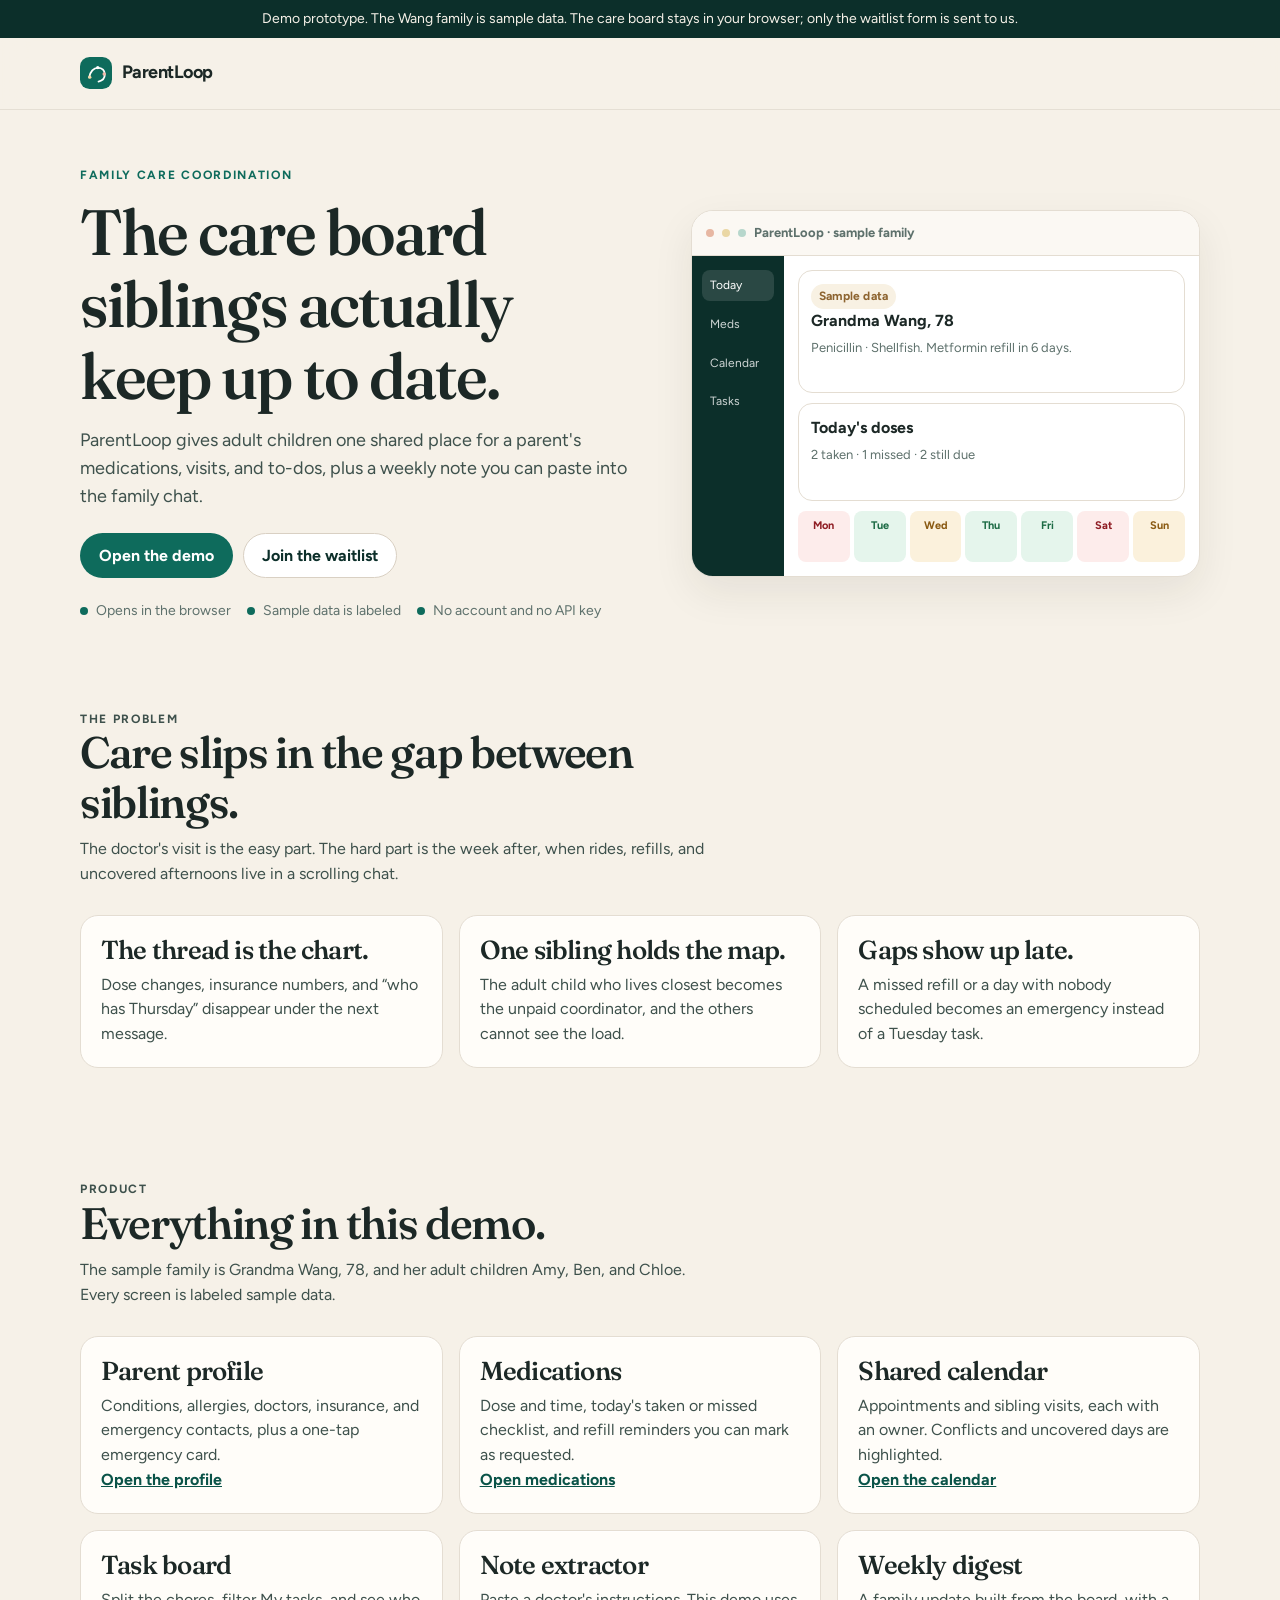
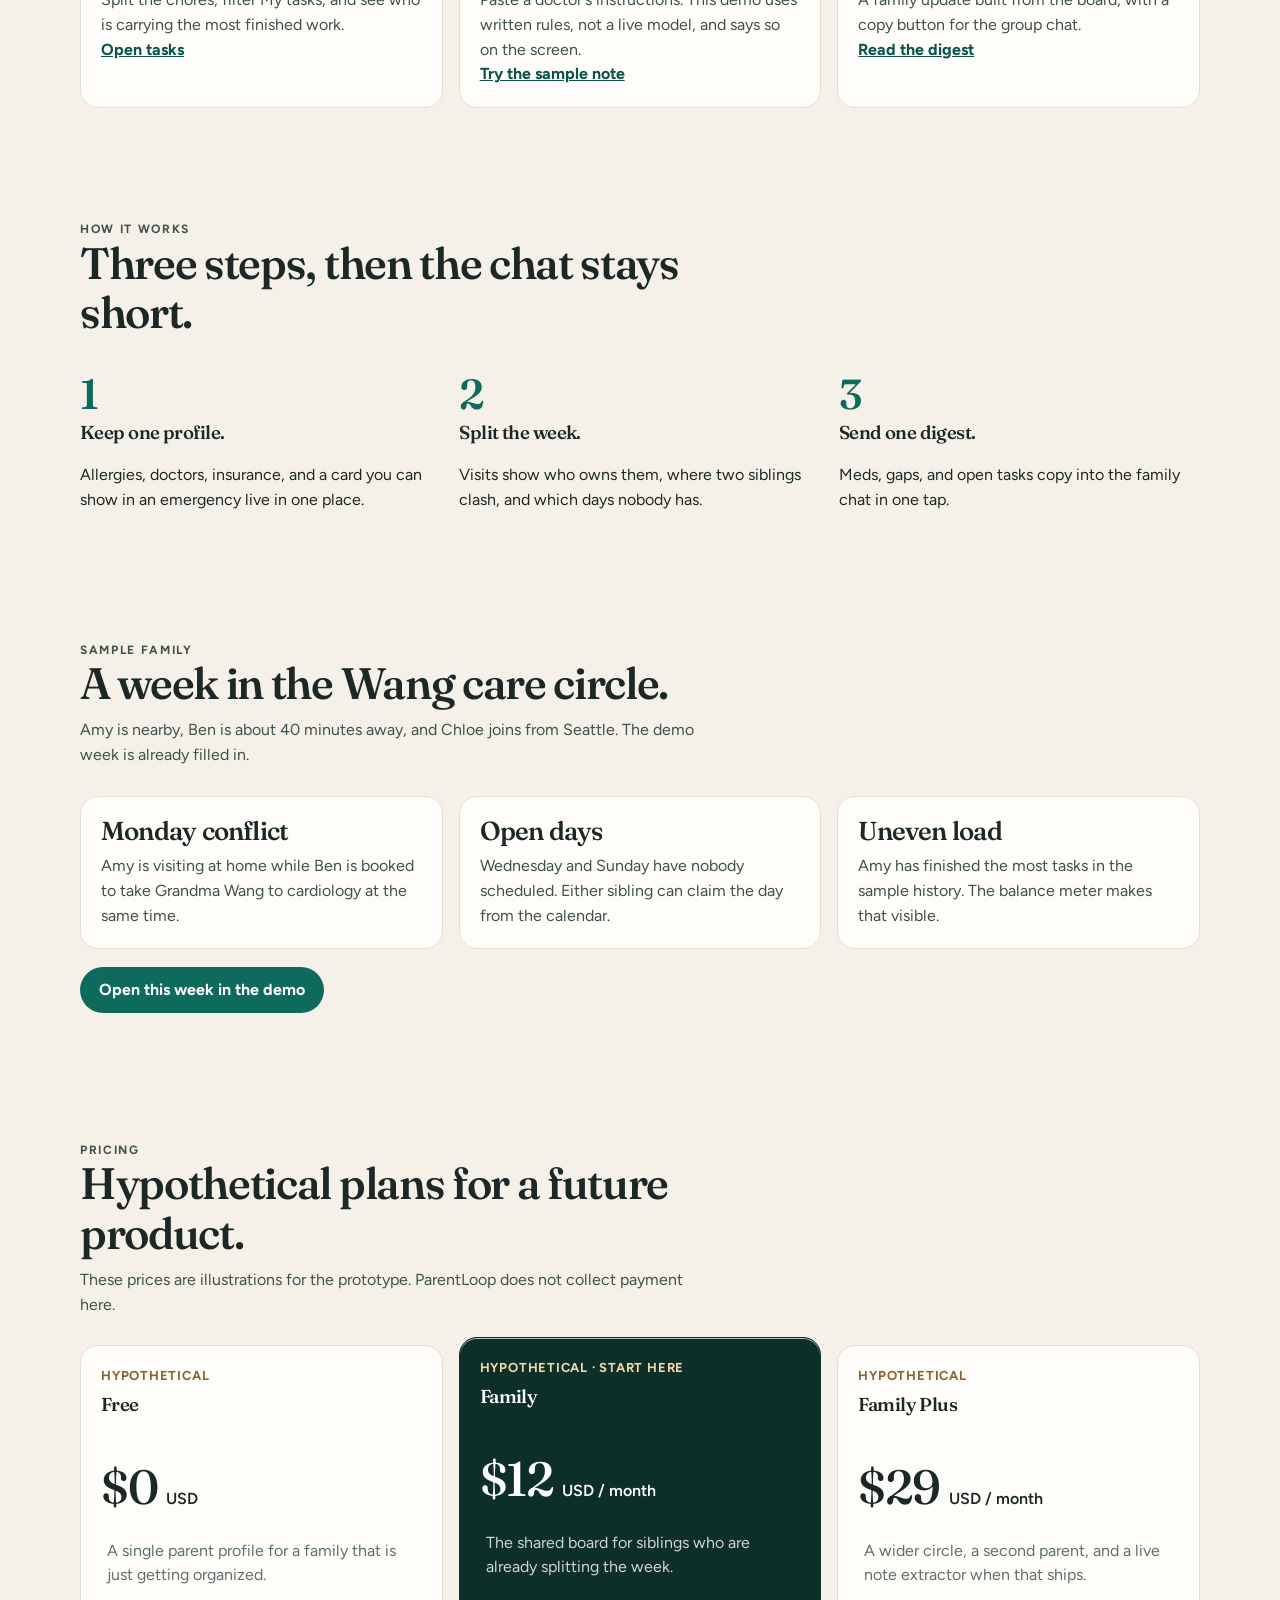
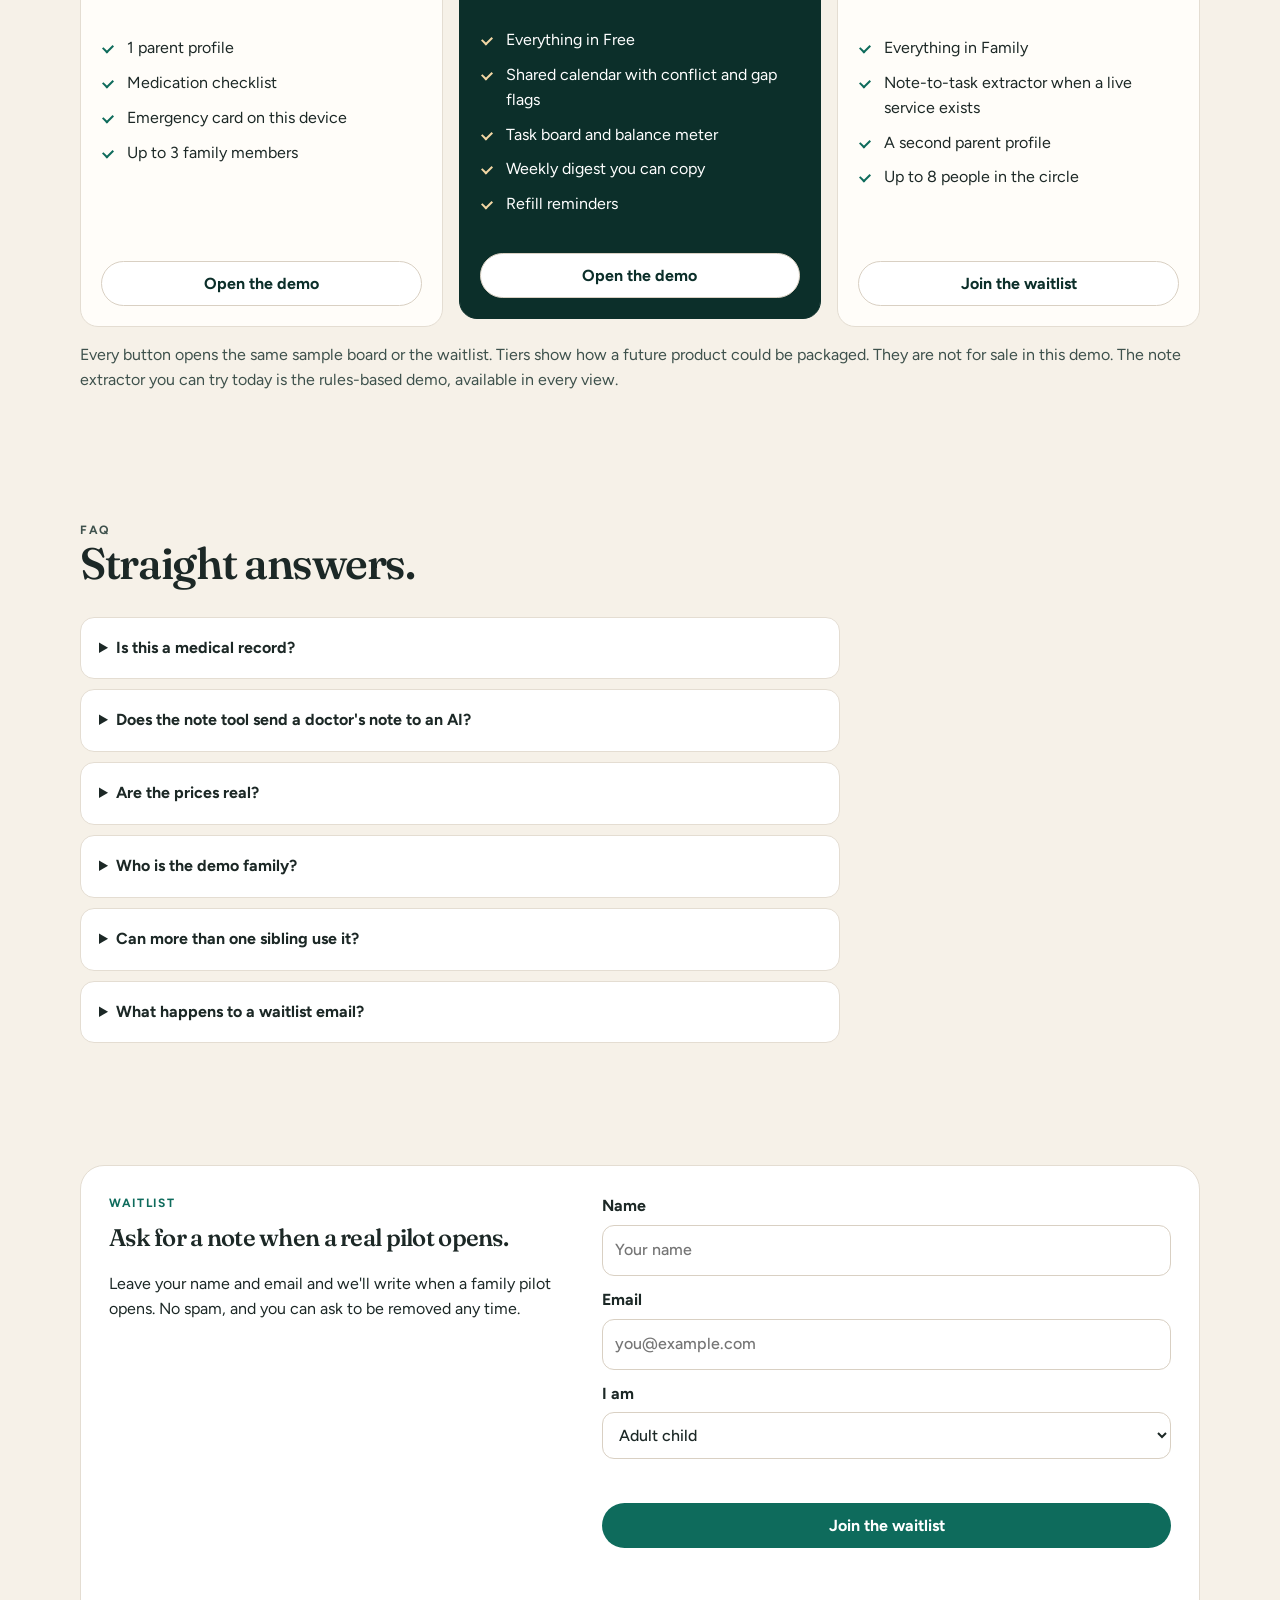
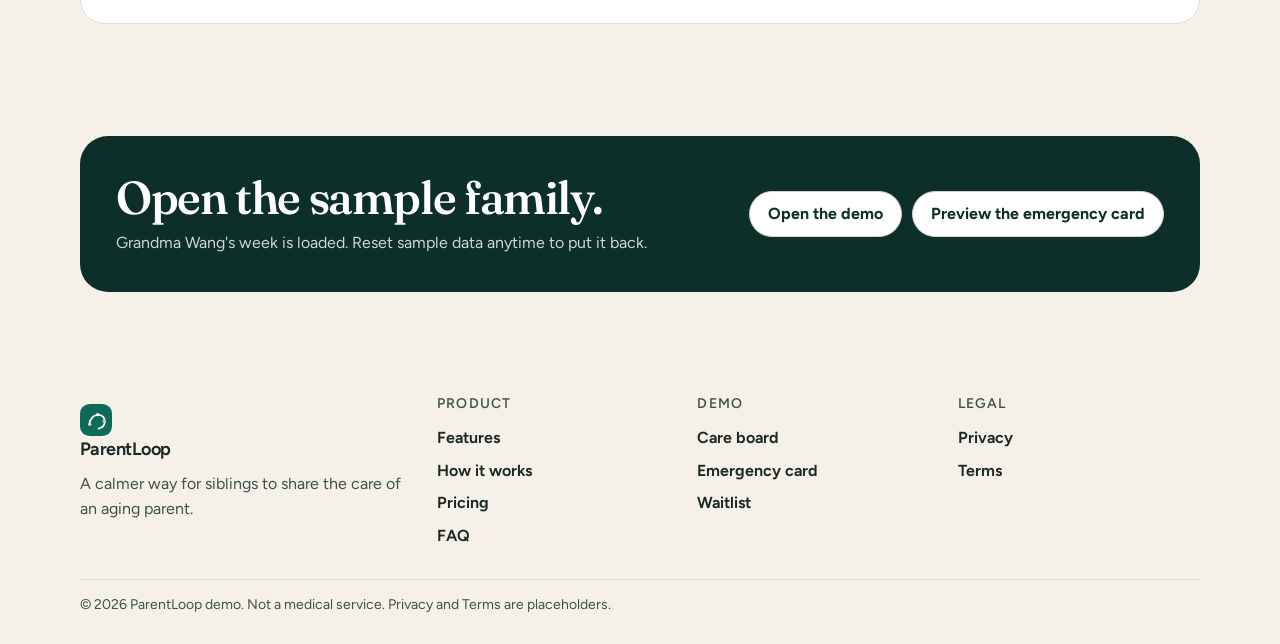
<file: index.html>
<!DOCTYPE html>
<html lang="en">
<head>
  <meta charset="utf-8">
  <meta name="viewport" content="width=device-width, initial-scale=1">
  <title>ParentLoop — The care board for siblings</title>
  <meta name="description" content="ParentLoop helps adult children share medications, visits, and tasks for an aging parent. This browser demo uses the sample Wang family and stores changes only on your device.">
  <meta name="theme-color" content="#0c2f2a">
  <meta property="og:title" content="ParentLoop — The care board for siblings">
  <meta property="og:description" content="One shared board for a parent's medications, visits, and to-dos. Sample family included. Nothing is uploaded.">
  <meta property="og:type" content="website">
  <link rel="icon" href="favicon.svg" type="image/svg+xml">
  <link rel="stylesheet" href="assets/styles.css">
</head>
<body>
  <a class="skip" href="#main">Skip to content</a>
  <div class="announce"><p>Demo prototype. The Wang family is sample data. The care board stays in your browser; only the waitlist form is sent to us.</p></div>
  <header class="site-header">
    <div class="wrap" style="display:flex;align-items:center;justify-content:space-between;gap:16px;width:min(1120px, calc(100% - 40px));">
      <a class="logo" href="index.html">
        <svg class="logo-mark" viewBox="0 0 40 40" width="32" height="32" aria-hidden="true"><rect width="40" height="40" rx="12" fill="#0e6b5c"/><path d="M11.5 25.5c1.2-7.2 5.6-12 10.8-12 5.6 0 8.7 3.6 8.7 8.2 0 4.8-3.4 8.1-7.8 9" fill="none" stroke="#fff" stroke-width="2.3" stroke-linecap="round"/><circle cx="12.2" cy="25.2" r="2.1" fill="#f3d7a4"/><circle cx="22.2" cy="13.2" r="2.1" fill="#fff"/><circle cx="30.2" cy="21.2" r="2.1" fill="#f3b8a8"/></svg>
        <span>ParentLoop</span>
      </a>
      <details class="nav-details">
        <summary class="nav-summary">Menu</summary>
        <nav class="nav-links" aria-label="Primary">
          <a href="#product">Product</a>
          <a href="#how">How it works</a>
          <a href="#pricing">Pricing</a>
          <a href="#faq">FAQ</a>
          <a class="btn btn-secondary" href="app.html">Open demo</a>
          <a class="btn btn-primary" href="#waitlist">Join waitlist</a>
        </nav>
      </details>
    </div>
  </header>

  <main id="main">
    <section class="hero wrap">
      <div class="hero-copy">
        <p class="eyebrow">Family care coordination</p>
        <h1>The care board siblings actually keep up to date.</h1>
        <p class="lede">ParentLoop gives adult children one shared place for a parent's medications, visits, and to-dos, plus a weekly note you can paste into the family chat.</p>
        <div class="hero-actions">
          <a class="btn btn-primary" href="app.html">Open the demo</a>
          <a class="btn btn-secondary" href="#waitlist">Join the waitlist</a>
        </div>
        <ul class="proof">
          <li>Opens in the browser</li>
          <li>Sample data is labeled</li>
          <li>No account and no API key</li>
        </ul>
      </div>
      <div class="stage" aria-hidden="true">
        <div class="stage-top">
          <span class="stage-dots"></span><span class="stage-dots"></span><span class="stage-dots"></span>
          <span>ParentLoop · sample family</span>
        </div>
        <div class="stage-body">
          <div class="stage-side">
            <span class="on">Today</span>
            <span>Meds</span>
            <span>Calendar</span>
            <span>Tasks</span>
          </div>
          <div class="stage-main">
            <div class="mini-card">
              <span class="tag">Sample data</span>
              <strong>Grandma Wang, 78</strong>
              <p>Penicillin · Shellfish. Metformin refill in 6 days.</p>
            </div>
            <div class="mini-card">
              <strong>Today's doses</strong>
              <p>2 taken · 1 missed · 2 still due</p>
            </div>
            <div class="mini-week">
              <div class="mini-day bad">Mon</div>
              <div class="mini-day">Tue</div>
              <div class="mini-day gap">Wed</div>
              <div class="mini-day">Thu</div>
              <div class="mini-day">Fri</div>
              <div class="mini-day bad">Sat</div>
              <div class="mini-day gap">Sun</div>
            </div>
          </div>
        </div>
      </div>
    </section>

    <section class="section wrap" id="problem">
      <div class="section-head">
        <p class="eyebrow">The problem</p>
        <h2>Care slips in the gap between siblings.</h2>
        <p>The doctor's visit is the easy part. The hard part is the week after, when rides, refills, and uncovered afternoons live in a scrolling chat.</p>
      </div>
      <div class="problem-grid">
        <article class="problem">
          <h3>The thread is the chart.</h3>
          <p>Dose changes, insurance numbers, and “who has Thursday” disappear under the next message.</p>
        </article>
        <article class="problem">
          <h3>One sibling holds the map.</h3>
          <p>The adult child who lives closest becomes the unpaid coordinator, and the others cannot see the load.</p>
        </article>
        <article class="problem">
          <h3>Gaps show up late.</h3>
          <p>A missed refill or a day with nobody scheduled becomes an emergency instead of a Tuesday task.</p>
        </article>
      </div>
    </section>

    <section class="section wrap" id="product">
      <div class="section-head">
        <p class="eyebrow">Product</p>
        <h2>Everything in this demo.</h2>
        <p>The sample family is Grandma Wang, 78, and her adult children Amy, Ben, and Chloe. Every screen is labeled sample data.</p>
      </div>
      <div class="feature-grid">
        <article class="feature">
          <h3>Parent profile</h3>
          <p>Conditions, allergies, doctors, insurance, and emergency contacts, plus a one-tap emergency card.</p>
          <p><a href="app.html#profile">Open the profile</a></p>
        </article>
        <article class="feature">
          <h3>Medications</h3>
          <p>Dose and time, today's taken or missed checklist, and refill reminders you can mark as requested.</p>
          <p><a href="app.html#meds">Open medications</a></p>
        </article>
        <article class="feature">
          <h3>Shared calendar</h3>
          <p>Appointments and sibling visits, each with an owner. Conflicts and uncovered days are highlighted.</p>
          <p><a href="app.html#calendar">Open the calendar</a></p>
        </article>
        <article class="feature">
          <h3>Task board</h3>
          <p>Split the chores, filter My tasks, and see who is carrying the most finished work.</p>
          <p><a href="app.html#tasks">Open tasks</a></p>
        </article>
        <article class="feature">
          <h3>Note extractor</h3>
          <p>Paste a doctor's instructions. This demo uses written rules, not a live model, and says so on the screen.</p>
          <p><a href="app.html#notes">Try the sample note</a></p>
        </article>
        <article class="feature">
          <h3>Weekly digest</h3>
          <p>A family update built from the board, with a copy button for the group chat.</p>
          <p><a href="app.html#digest">Read the digest</a></p>
        </article>
      </div>
    </section>

    <section class="section wrap" id="how">
      <div class="section-head">
        <p class="eyebrow">How it works</p>
        <h2>Three steps, then the chat stays short.</h2>
      </div>
      <div class="steps">
        <article class="step">
          <b>1</b>
          <h3>Keep one profile.</h3>
          <p>Allergies, doctors, insurance, and a card you can show in an emergency live in one place.</p>
        </article>
        <article class="step">
          <b>2</b>
          <h3>Split the week.</h3>
          <p>Visits show who owns them, where two siblings clash, and which days nobody has.</p>
        </article>
        <article class="step">
          <b>3</b>
          <h3>Send one digest.</h3>
          <p>Meds, gaps, and open tasks copy into the family chat in one tap.</p>
        </article>
      </div>
    </section>

    <section class="section wrap" id="story">
      <div class="section-head">
        <p class="eyebrow">Sample family</p>
        <h2>A week in the Wang care circle.</h2>
        <p>Amy is nearby, Ben is about 40 minutes away, and Chloe joins from Seattle. The demo week is already filled in.</p>
      </div>
      <div class="story-grid">
        <article class="story">
          <h3>Monday conflict</h3>
          <p>Amy is visiting at home while Ben is booked to take Grandma Wang to cardiology at the same time.</p>
        </article>
        <article class="story">
          <h3>Open days</h3>
          <p>Wednesday and Sunday have nobody scheduled. Either sibling can claim the day from the calendar.</p>
        </article>
        <article class="story">
          <h3>Uneven load</h3>
          <p>Amy has finished the most tasks in the sample history. The balance meter makes that visible.</p>
        </article>
      </div>
      <p style="margin-top:18px"><a class="btn btn-primary" href="app.html">Open this week in the demo</a></p>
    </section>

    <section class="section wrap" id="pricing">
      <div class="section-head">
        <p class="eyebrow">Pricing</p>
        <h2>Hypothetical plans for a future product.</h2>
        <p>These prices are illustrations for the prototype. ParentLoop does not collect payment here.</p>
      </div>
      <div class="pricing-grid">
        <article class="price-card">
          <p class="hypo">Hypothetical</p>
          <h3>Free</h3>
          <p class="price">$0 <span>USD</span></p>
          <p class="who">A single parent profile for a family that is just getting organized.</p>
          <ul class="ticks">
            <li>1 parent profile</li>
            <li>Medication checklist</li>
            <li>Emergency card on this device</li>
            <li>Up to 3 family members</li>
          </ul>
          <a class="btn btn-secondary" href="app.html">Open the demo</a>
        </article>
        <article class="price-card featured">
          <p class="hypo">Hypothetical · start here</p>
          <h3>Family</h3>
          <p class="price">$12 <span>USD / month</span></p>
          <p class="who">The shared board for siblings who are already splitting the week.</p>
          <ul class="ticks">
            <li>Everything in Free</li>
            <li>Shared calendar with conflict and gap flags</li>
            <li>Task board and balance meter</li>
            <li>Weekly digest you can copy</li>
            <li>Refill reminders</li>
          </ul>
          <a class="btn btn-secondary" href="app.html">Open the demo</a>
        </article>
        <article class="price-card">
          <p class="hypo">Hypothetical</p>
          <h3>Family Plus</h3>
          <p class="price">$29 <span>USD / month</span></p>
          <p class="who">A wider circle, a second parent, and a live note extractor when that ships.</p>
          <ul class="ticks">
            <li>Everything in Family</li>
            <li>Note-to-task extractor when a live service exists</li>
            <li>A second parent profile</li>
            <li>Up to 8 people in the circle</li>
          </ul>
          <a class="btn btn-secondary" href="#waitlist">Join the waitlist</a>
        </article>
      </div>
      <p class="pricing-note">Every button opens the same sample board or the waitlist. Tiers show how a future product could be packaged. They are not for sale in this demo. The note extractor you can try today is the rules-based demo, available in every view.</p>
    </section>

    <section class="section wrap" id="faq">
      <div class="section-head">
        <p class="eyebrow">FAQ</p>
        <h2>Straight answers.</h2>
      </div>
      <div class="faq">
        <details class="faq-item">
          <summary>Is this a medical record?</summary>
          <p>No. Grandma Wang's profile is fiction, labeled sample data. Do not put a real person's care in this demo. In an emergency, call your local emergency number.</p>
        </details>
        <details class="faq-item">
          <summary>Does the note tool send a doctor's note to an AI?</summary>
          <p>No. The extractor uses rules written for this demo. It runs in your browser, it does not call a model, and it does not need an API key. The screen says so.</p>
        </details>
        <details class="faq-item">
          <summary>Are the prices real?</summary>
          <p>No. Free, Family at $12 a month, and Family Plus at $29 a month are hypothetical labels so the page looks like a product. Nothing can be purchased.</p>
        </details>
        <details class="faq-item">
          <summary>Who is the demo family?</summary>
          <p>Grandma Wang, 78, and siblings Amy, Ben, and Chloe. Switch the demo identity inside the board. My tasks follows the sibling you pick.</p>
        </details>
        <details class="faq-item">
          <summary>Can more than one sibling use it?</summary>
          <p>In this prototype, everyone shares the same browser storage on that device. A shipped product would sync a family. The demo lets you act as Amy, Ben, or Chloe so the handoff is visible.</p>
        </details>
        <details class="faq-item">
          <summary>What happens to a waitlist email?</summary>
          <p>It goes to the ParentLoop team's private waitlist. We only use it to tell you when a pilot opens, and we never sell it.</p>
        </details>
      </div>
    </section>

    <section class="section wrap" id="waitlist">
      <div class="waitlist">
        <div>
          <p class="eyebrow">Waitlist</p>
          <h2>Ask for a note when a real pilot opens.</h2>
          <p>Leave your name and email and we'll write when a family pilot opens. No spam, and you can ask to be removed any time.</p>
        </div>
        <form id="waitlist-form" novalidate>
          <div class="form-grid">
            <label class="field">Name
              <input name="name" autocomplete="name" required maxlength="80" placeholder="Your name">
            </label>
            <label class="field">Email
              <input name="email" type="email" autocomplete="email" required maxlength="120" placeholder="you@example.com">
            </label>
            <label class="field">I am
              <select name="role">
                <option>Adult child</option>
                <option>Spouse or partner</option>
                <option>Other family</option>
                <option>Clinician or agency</option>
                <option>Just looking</option>
              </select>
            </label>
            <p id="waitlist-error" class="form-error" role="alert"></p>
            <label class="hp-field" aria-hidden="true">Website <input name="website" tabindex="-1" autocomplete="off"></label>
            <button class="btn btn-primary" type="submit">Join the waitlist</button>
            <p id="waitlist-success" class="form-success" role="status"></p>
          </div>
        </form>
      </div>
    </section>

    <section class="section wrap">
      <div class="cta-band">
        <div>
          <h2>Open the sample family.</h2>
          <p>Grandma Wang's week is loaded. Reset sample data anytime to put it back.</p>
        </div>
        <div class="cta-actions">
          <a class="btn btn-secondary" href="app.html">Open the demo</a>
          <a class="btn btn-secondary" href="app.html#emergency">Preview the emergency card</a>
        </div>
      </div>
    </section>
  </main>

  <footer class="site-footer">
    <div class="wrap foot-grid">
      <div>
        <a class="logo" href="index.html">
          <svg class="logo-mark" viewBox="0 0 40 40" width="32" height="32" aria-hidden="true"><rect width="40" height="40" rx="12" fill="#0e6b5c"/><path d="M11.5 25.5c1.2-7.2 5.6-12 10.8-12 5.6 0 8.7 3.6 8.7 8.2 0 4.8-3.4 8.1-7.8 9" fill="none" stroke="#fff" stroke-width="2.3" stroke-linecap="round"/><circle cx="12.2" cy="25.2" r="2.1" fill="#f3d7a4"/><circle cx="22.2" cy="13.2" r="2.1" fill="#fff"/><circle cx="30.2" cy="21.2" r="2.1" fill="#f3b8a8"/></svg>
          <span>ParentLoop</span>
        </a>
        <p>A calmer way for siblings to share the care of an aging parent.</p>
      </div>
      <div>
        <h3>Product</h3>
        <a href="#product">Features</a>
        <a href="#how">How it works</a>
        <a href="#pricing">Pricing</a>
        <a href="#faq">FAQ</a>
      </div>
      <div>
        <h3>Demo</h3>
        <a href="app.html">Care board</a>
        <a href="app.html#emergency">Emergency card</a>
        <a href="#waitlist">Waitlist</a>
      </div>
      <div>
        <h3>Legal</h3>
        <a href="privacy.html">Privacy</a>
        <a href="terms.html">Terms</a>
      </div>
    </div>
    <div class="wrap legal-line">© 2026 ParentLoop demo. Not a medical service. Privacy and Terms are placeholders.</div>
  </footer>
  <script src="assets/landing.js"></script>
</body>
</html>
</file>
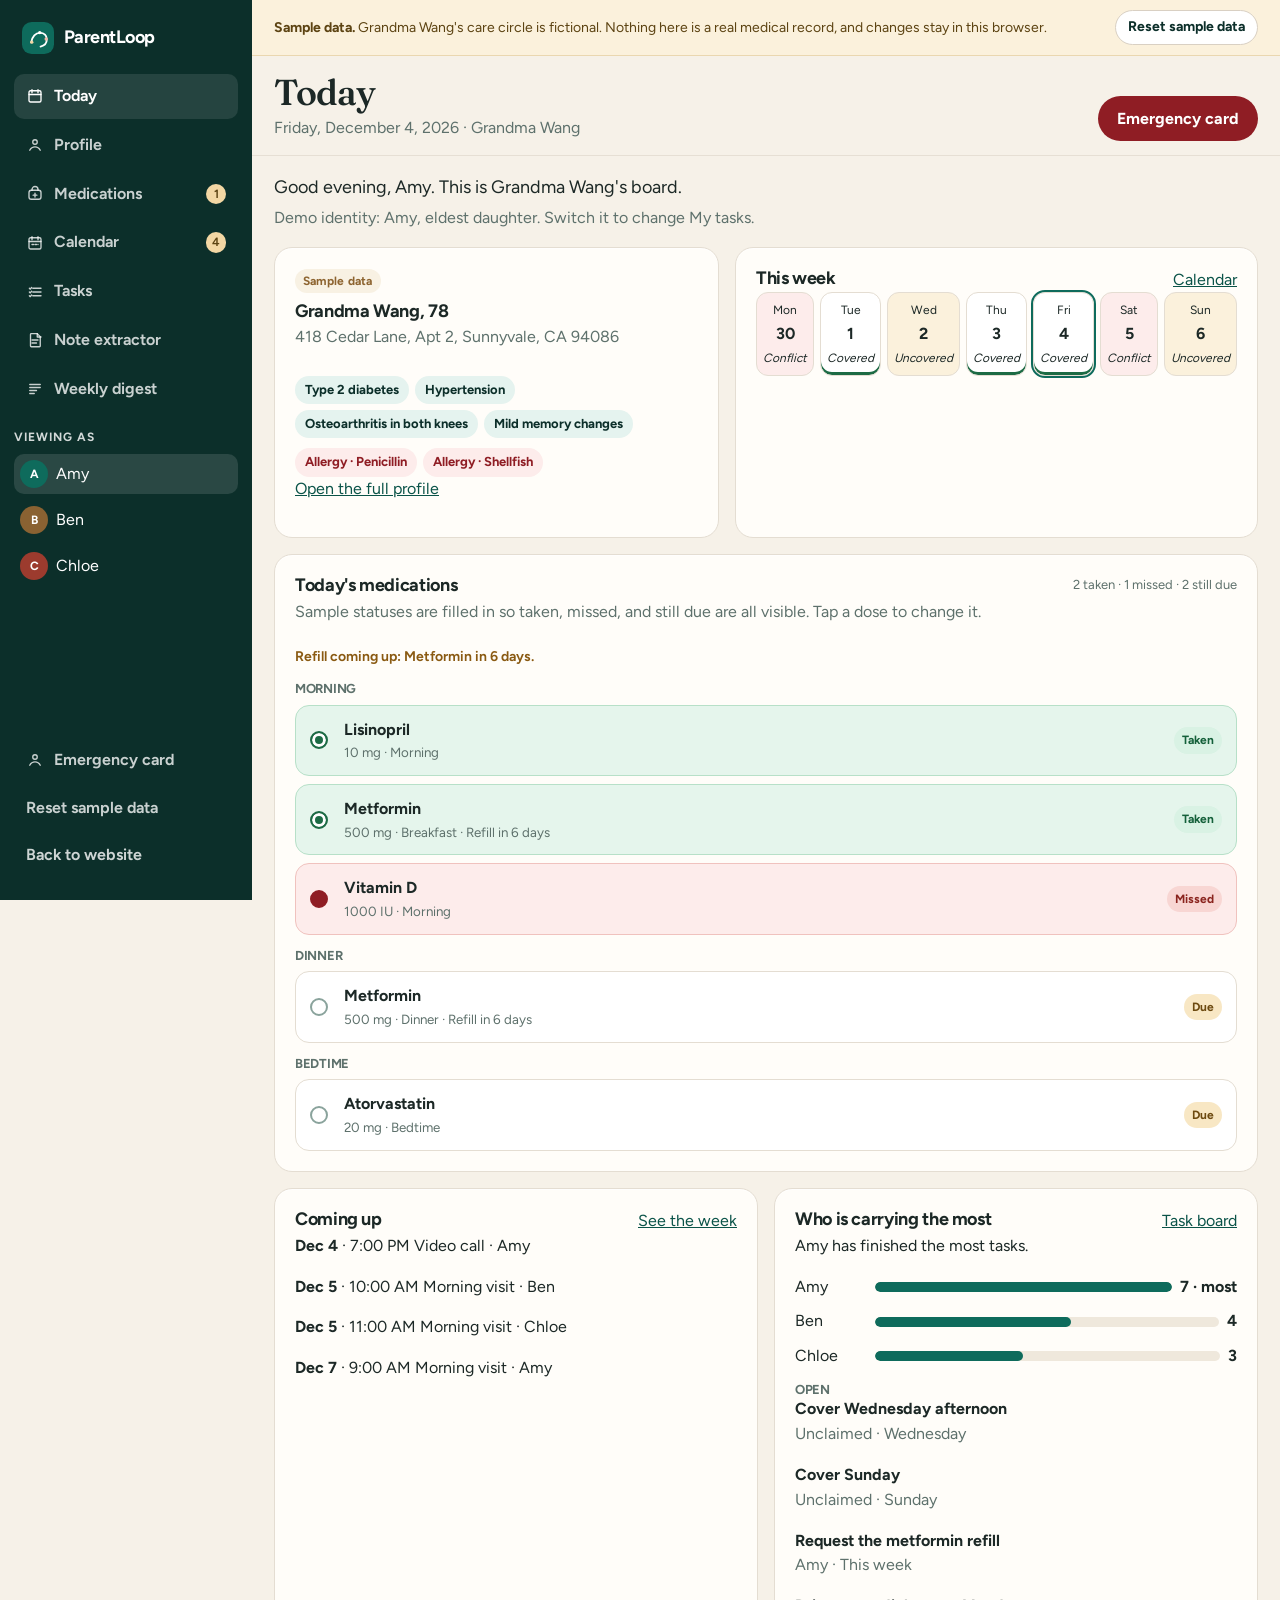
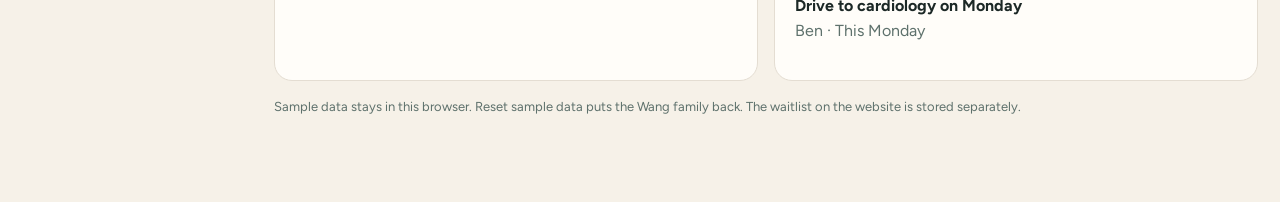
<file: app.html>
<!DOCTYPE html>
<html lang="en">
<head>
  <meta charset="utf-8">
  <meta name="viewport" content="width=device-width, initial-scale=1">
  <title>Care board · ParentLoop</title>
  <meta name="description" content="ParentLoop sample care board for Grandma Wang, 78. Medications, calendar, tasks, and a weekly family digest. Demo data stays in this browser.">
  <meta name="theme-color" content="#0c2f2a">
  <link rel="icon" href="favicon.svg" type="image/svg+xml">
  <link rel="stylesheet" href="assets/styles.css">
</head>
<body>
  <a class="skip" href="#main">Skip to the care board</a>
  <div id="app"></div>
  <div id="toast" role="status" aria-live="polite"></div>
  <noscript>
    <div class="noscript">ParentLoop's care board needs JavaScript. It still runs only in this browser. There is no account and no server.</div>
  </noscript>
  <script src="assets/app.js"></script>
</body>
</html>
</file>
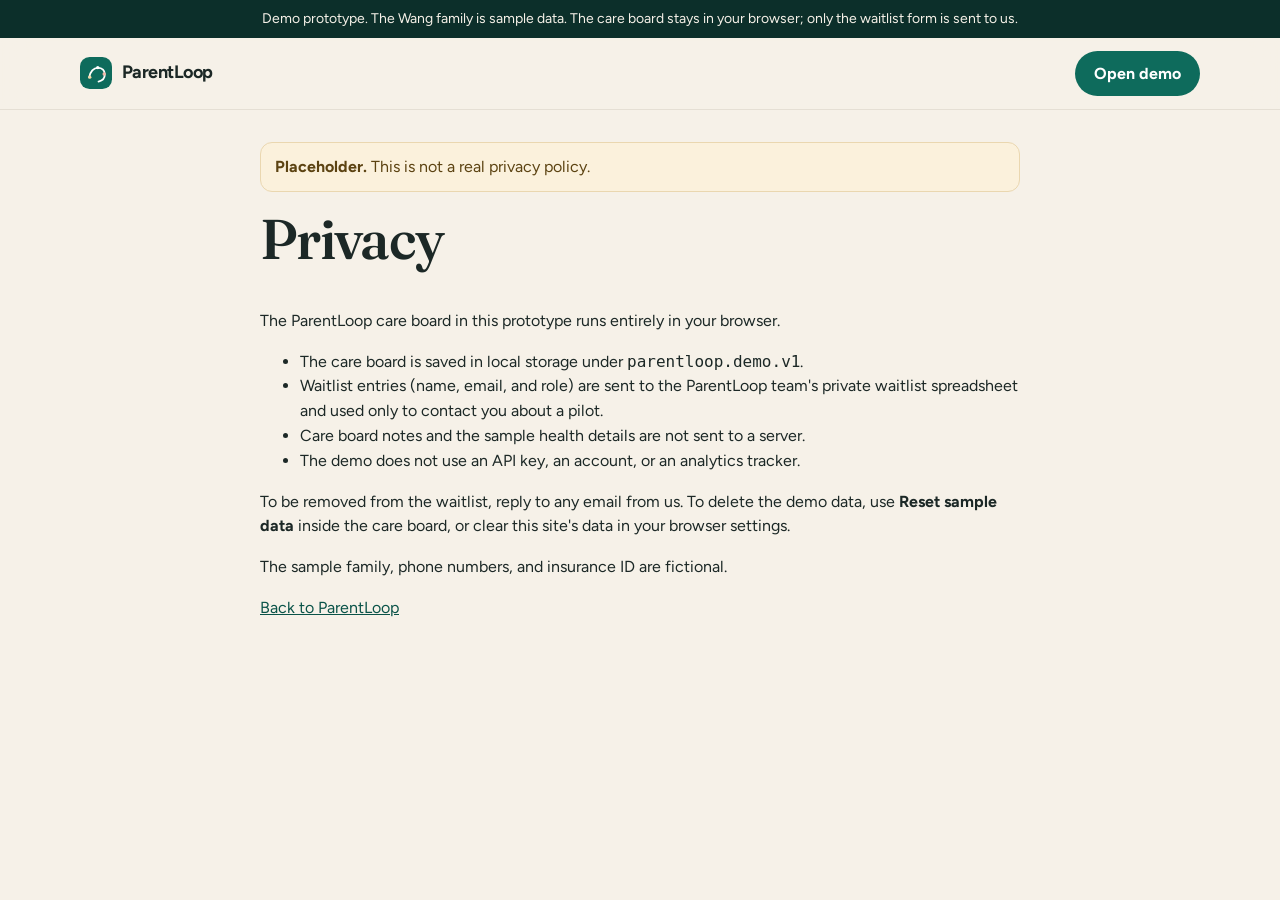
<file: privacy.html>
<!DOCTYPE html>
<html lang="en">
<head>
  <meta charset="utf-8">
  <meta name="viewport" content="width=device-width, initial-scale=1">
  <title>Privacy placeholder · ParentLoop</title>
  <meta name="description" content="Placeholder privacy note for the ParentLoop demo. Care board data stays in this browser; waitlist entries go to a private list.">
  <meta name="theme-color" content="#0c2f2a">
  <link rel="icon" href="favicon.svg" type="image/svg+xml">
  <link rel="stylesheet" href="assets/styles.css">
</head>
<body>
  <a class="skip" href="#main">Skip to content</a>
  <div class="announce"><p>Demo prototype. The Wang family is sample data. The care board stays in your browser; only the waitlist form is sent to us.</p></div>
  <header class="site-header">
    <div class="wrap" style="display:flex;align-items:center;justify-content:space-between;width:min(1120px, calc(100% - 40px));">
      <a class="logo" href="index.html">
        <svg class="logo-mark" viewBox="0 0 40 40" width="32" height="32" aria-hidden="true"><rect width="40" height="40" rx="12" fill="#0e6b5c"/><path d="M11.5 25.5c1.2-7.2 5.6-12 10.8-12 5.6 0 8.7 3.6 8.7 8.2 0 4.8-3.4 8.1-7.8 9" fill="none" stroke="#fff" stroke-width="2.3" stroke-linecap="round"/><circle cx="12.2" cy="25.2" r="2.1" fill="#f3d7a4"/><circle cx="22.2" cy="13.2" r="2.1" fill="#fff"/><circle cx="30.2" cy="21.2" r="2.1" fill="#f3b8a8"/></svg>
        <span>ParentLoop</span>
      </a>
      <a class="btn btn-primary" href="app.html">Open demo</a>
    </div>
  </header>
  <main class="wrap legal-main" id="main">
    <p class="placeholder-flag"><strong>Placeholder.</strong> This is not a real privacy policy.</p>
    <h1>Privacy</h1>
    <p>The ParentLoop care board in this prototype runs entirely in your browser.</p>
    <ul>
      <li>The care board is saved in local storage under <span class="mono">parentloop.demo.v1</span>.</li>
      <li>Waitlist entries (name, email, and role) are sent to the ParentLoop team's private waitlist spreadsheet and used only to contact you about a pilot.</li>
      <li>Care board notes and the sample health details are not sent to a server.</li>
      <li>The demo does not use an API key, an account, or an analytics tracker.</li>
    </ul>
    <p>To be removed from the waitlist, reply to any email from us. To delete the demo data, use <strong>Reset sample data</strong> inside the care board, or clear this site's data in your browser settings.</p>
    <p>The sample family, phone numbers, and insurance ID are fictional.</p>
    <p><a href="index.html">Back to ParentLoop</a></p>
  </main>
</body>
</html>
</file>
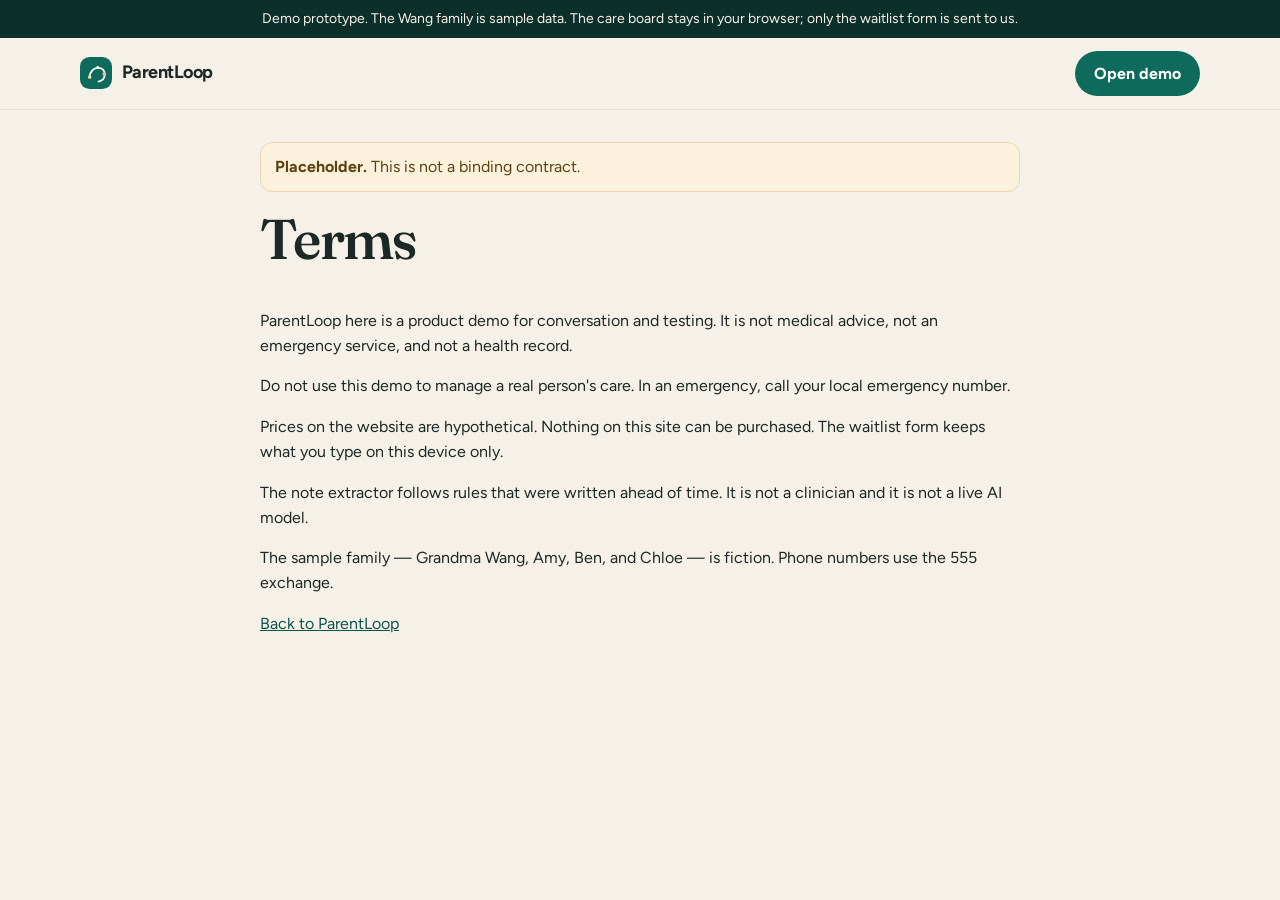
<file: terms.html>
<!DOCTYPE html>
<html lang="en">
<head>
  <meta charset="utf-8">
  <meta name="viewport" content="width=device-width, initial-scale=1">
  <title>Terms placeholder · ParentLoop</title>
  <meta name="description" content="Placeholder terms for the ParentLoop demo. Not medical advice and not a paid product.">
  <meta name="theme-color" content="#0c2f2a">
  <link rel="icon" href="favicon.svg" type="image/svg+xml">
  <link rel="stylesheet" href="assets/styles.css">
</head>
<body>
  <a class="skip" href="#main">Skip to content</a>
  <div class="announce"><p>Demo prototype. The Wang family is sample data. The care board stays in your browser; only the waitlist form is sent to us.</p></div>
  <header class="site-header">
    <div class="wrap" style="display:flex;align-items:center;justify-content:space-between;width:min(1120px, calc(100% - 40px));">
      <a class="logo" href="index.html">
        <svg class="logo-mark" viewBox="0 0 40 40" width="32" height="32" aria-hidden="true"><rect width="40" height="40" rx="12" fill="#0e6b5c"/><path d="M11.5 25.5c1.2-7.2 5.6-12 10.8-12 5.6 0 8.7 3.6 8.7 8.2 0 4.8-3.4 8.1-7.8 9" fill="none" stroke="#fff" stroke-width="2.3" stroke-linecap="round"/><circle cx="12.2" cy="25.2" r="2.1" fill="#f3d7a4"/><circle cx="22.2" cy="13.2" r="2.1" fill="#fff"/><circle cx="30.2" cy="21.2" r="2.1" fill="#f3b8a8"/></svg>
        <span>ParentLoop</span>
      </a>
      <a class="btn btn-primary" href="app.html">Open demo</a>
    </div>
  </header>
  <main class="wrap legal-main" id="main">
    <p class="placeholder-flag"><strong>Placeholder.</strong> This is not a binding contract.</p>
    <h1>Terms</h1>
    <p>ParentLoop here is a product demo for conversation and testing. It is not medical advice, not an emergency service, and not a health record.</p>
    <p>Do not use this demo to manage a real person's care. In an emergency, call your local emergency number.</p>
    <p>Prices on the website are hypothetical. Nothing on this site can be purchased. The waitlist form keeps what you type on this device only.</p>
    <p>The note extractor follows rules that were written ahead of time. It is not a clinician and it is not a live AI model.</p>
    <p>The sample family — Grandma Wang, Amy, Ben, and Chloe — is fiction. Phone numbers use the 555 exchange.</p>
    <p><a href="index.html">Back to ParentLoop</a></p>
  </main>
</body>
</html>
</file>
<file: assets/styles.css>
/* ParentLoop demo. Figtree and Fraunces are used under the SIL Open Font License. */

@font-face {
  font-family: "Figtree";
  font-style: normal;
  font-weight: 400 700;
  font-display: swap;
  src: url("fonts/figtree-latin.woff2") format("woff2");
}
@font-face {
  font-family: "Fraunces";
  font-style: normal;
  font-weight: 500 700;
  font-display: swap;
  src: url("fonts/fraunces-latin.woff2") format("woff2");
}

:root {
  --ink: #1c2826;
  --ink-soft: #3e514c;
  --muted: #5e716c;
  --line: #e4ddd2;
  --paper: #f6f1e8;
  --paper-2: #fffdf9;
  --white: #ffffff;
  --teal: #0e6b5c;
  --teal-dark: #0a5348;
  --teal-deep: #0c2f2a;
  --teal-soft: #e5f3ef;
  --gold: #8d6430;
  --gold-soft: #f8f1e3;
  --coral: #8f1d24;
  --coral-soft: #fdeceb;
  --amber: #8a5a12;
  --amber-soft: #fbf1dc;
  --ok: #1d6b45;
  --ok-soft: #e5f5ec;
  --shadow: 0 16px 40px rgba(40, 32, 22, 0.08);
  --sans: "Figtree", "Segoe UI", Helvetica, Arial, sans-serif;
  --serif: "Fraunces", "Iowan Old Style", Palatino, Georgia, serif;
  color-scheme: light;
}

* { box-sizing: border-box; }
html { scroll-behavior: smooth; }
body {
  margin: 0;
  background: var(--paper);
  color: var(--ink);
  font-family: var(--sans);
  font-size: 16px;
  line-height: 1.55;
}
img { max-width: 100%; }
button, input, select, textarea { font: inherit; color: inherit; }
button { cursor: pointer; }
h1, h2, h3, p { margin-top: 0; }
h1, h2, h3 {
  font-family: var(--serif);
  font-weight: 560;
  letter-spacing: -0.03em;
  line-height: 1.12;
}
a { color: var(--teal-dark); }
::selection { background: #d5efe8; }

.skip {
  position: absolute;
  left: -999px;
  top: 8px;
  background: white;
  padding: 8px 12px;
  z-index: 80;
  border-radius: 8px;
}
.skip:focus { left: 12px; }

.wrap {
  width: min(1120px, calc(100% - 40px));
  margin: 0 auto;
}

.logo {
  display: inline-flex;
  align-items: center;
  gap: 10px;
  color: inherit;
  text-decoration: none;
  font-weight: 700;
  letter-spacing: -0.03em;
  font-size: 18px;
}
.logo-mark { display: block; flex: 0 0 auto; }

.btn {
  display: inline-flex;
  align-items: center;
  justify-content: center;
  gap: 8px;
  border-radius: 999px;
  padding: 12px 18px;
  border: 1px solid transparent;
  text-decoration: none;
  font-weight: 700;
  line-height: 1.2;
}
.btn-primary { background: var(--teal); color: white; }
.btn-primary:hover { background: var(--teal-dark); }
.btn-secondary { background: white; color: var(--teal-deep); border-color: #d9d0c3; }
.btn-secondary:hover { border-color: var(--teal); }
.btn-ghost { background: transparent; color: var(--ink); }
.btn-danger { background: var(--coral); color: white; }
.btn-danger:hover { background: #74181e; }
.btn-small { padding: 8px 12px; font-size: 14px; }
button:disabled { opacity: 0.55; cursor: not-allowed; }
:focus-visible { outline: 3px solid var(--teal); outline-offset: 2px; }

.tag {
  display: inline-flex;
  align-items: center;
  border-radius: 999px;
  padding: 3px 8px;
  background: var(--gold-soft);
  color: var(--gold);
  font-size: 12px;
  font-weight: 700;
  letter-spacing: 0.02em;
}

.announce {
  background: var(--teal-deep);
  color: #f6f1e8;
  text-align: center;
  padding: 8px 16px;
  font-size: 14px;
}
.announce p { margin: 0; }

.site-header {
  display: flex;
  align-items: center;
  justify-content: space-between;
  gap: 16px;
  min-height: 72px;
  position: sticky;
  top: 0;
  z-index: 20;
  background: rgba(246, 241, 232, 0.92);
  backdrop-filter: blur(14px);
  border-bottom: 1px solid rgba(228, 221, 210, 0.9);
}
.nav-summary {
  list-style: none;
  display: none;
  border: 1px solid var(--line);
  background: white;
  border-radius: 999px;
  padding: 8px 14px;
  font-weight: 700;
}
.nav-summary::-webkit-details-marker { display: none; }
.nav-links { display: flex; align-items: center; gap: 18px; }
.nav-links a:not(.btn) {
  color: var(--ink);
  text-decoration: none;
  font-weight: 650;
}

.hero {
  display: grid;
  grid-template-columns: 1.05fr 0.95fr;
  gap: 48px;
  align-items: center;
  padding: 56px 0 32px;
}
.eyebrow {
  margin: 0 0 12px;
  color: var(--teal);
  font-weight: 800;
  font-size: 12px;
  letter-spacing: 0.14em;
  text-transform: uppercase;
}
.hero h1 { font-size: clamp(40px, 5vw, 64px); margin-bottom: 16px; }
.lede { font-size: 18px; color: var(--ink-soft); max-width: 38rem; }
.hero-actions { display: flex; flex-wrap: wrap; gap: 10px; margin: 22px 0; }
.proof { display: flex; flex-wrap: wrap; gap: 8px 16px; padding: 0; margin: 0; list-style: none; color: var(--muted); font-size: 14px; }
.proof li { display: flex; align-items: center; gap: 8px; }
.proof li::before { content: ""; width: 8px; height: 8px; border-radius: 50%; background: var(--teal); }

.stage {
  background: white;
  border: 1px solid var(--line);
  border-radius: 22px;
  box-shadow: var(--shadow);
  overflow: hidden;
}
.stage-top {
  display: flex;
  align-items: center;
  gap: 8px;
  padding: 12px 14px;
  background: #fbf8f3;
  border-bottom: 1px solid var(--line);
  color: var(--muted);
  font-size: 13px;
  font-weight: 700;
}
.stage-dots { width: 8px; height: 8px; border-radius: 50%; background: #e0d5c6; }
.stage-dots:first-child { background: #e7b7a2; }
.stage-dots:nth-child(2) { background: #ead7a4; }
.stage-dots:nth-child(3) { background: #b7d7cc; }
.stage-body { display: grid; grid-template-columns: 92px 1fr; min-height: 320px; }
.stage-side { background: var(--teal-deep); color: rgba(255,255,255,.8); padding: 14px 10px; font-size: 12px; display: grid; align-content: start; gap: 8px; }
.stage-side span { padding: 6px 8px; border-radius: 8px; }
.stage-side .on { background: rgba(255,255,255,.12); color: white; }
.stage-main { padding: 14px; display: grid; gap: 10px; }
.mini-card { border: 1px solid var(--line); border-radius: 14px; padding: 12px; }
.mini-card strong { display: block; }
.mini-card p { margin: 4px 0 0; color: var(--muted); font-size: 13px; }
.mini-week { display: grid; grid-template-columns: repeat(7, 1fr); gap: 4px; }
.mini-day { border-radius: 8px; text-align: center; font-size: 11px; padding: 6px 0; font-weight: 700; background: var(--ok-soft); color: var(--ok); }
.mini-day.bad { background: var(--coral-soft); color: var(--coral); }
.mini-day.gap { background: var(--amber-soft); color: var(--amber); }

.section { padding: 56px 0; scroll-margin-top: 88px; }
#waitlist, #faq, #pricing, #product, #how, #problem, #story { scroll-margin-top: 88px; }
.section-head { max-width: 40rem; margin-bottom: 28px; }
.section-head h2 { font-size: clamp(32px, 4vw, 44px); margin-bottom: 10px; }
.section-head p { color: var(--ink-soft); margin-bottom: 0; }

.problem-grid, .feature-grid, .story-grid, .pricing-grid {
  display: grid;
  gap: 16px;
}
.problem-grid { grid-template-columns: repeat(3, 1fr); }
.feature-grid { grid-template-columns: repeat(3, 1fr); }
.story-grid { grid-template-columns: repeat(3, 1fr); }
.pricing-grid { grid-template-columns: repeat(3, 1fr); align-items: stretch; }

.problem, .feature, .story, .price-card, .card {
  background: var(--paper-2);
  border: 1px solid var(--line);
  border-radius: 18px;
  padding: 20px;
  box-shadow: 0 1px 0 rgba(255,255,255,.7) inset;
}
.problem h3, .feature h3, .story h3 { font-size: 26px; margin-bottom: 8px; }
.problem p, .feature p, .story p { color: var(--ink-soft); margin-bottom: 0; }
.feature a { font-weight: 700; }

.steps { display: grid; grid-template-columns: repeat(3, 1fr); gap: 18px; }
.step { padding-top: 8px; }
.step b {
  display: block;
  font-family: var(--serif);
  font-size: 42px;
  color: var(--teal);
  font-weight: 560;
  line-height: 1;
  margin-bottom: 8px;
}

.price-card { display: flex; flex-direction: column; gap: 8px; }
.price-card.featured {
  background: var(--teal-deep);
  color: white;
  border-color: var(--teal-deep);
  transform: translateY(-8px);
}
.price-card .price { font-family: var(--serif); font-size: 48px; margin: 8px 0 0; letter-spacing: -0.03em; }
.price-card .price span { font-family: var(--sans); font-size: 16px; letter-spacing: 0; font-weight: 600; }
.price-card .hypo { color: var(--gold); font-size: 13px; font-weight: 800; letter-spacing: 0.06em; text-transform: uppercase; margin: 0; }
.price-card.featured .hypo { color: #f3d7a4; }
.price-card .who { color: var(--muted); min-height: 3em; }
.price-card.featured .who { color: rgba(255,255,255,.8); }
.ticks { list-style: none; padding: 0; margin: 8px 0 18px; }
.ticks li { position: relative; padding-left: 26px; margin: 10px 0; }
.ticks li::before {
  content: "";
  position: absolute;
  left: 2px;
  top: 8px;
  width: 8px;
  height: 5px;
  border-left: 2px solid var(--teal);
  border-bottom: 2px solid var(--teal);
  transform: rotate(-45deg);
}
.price-card.featured .ticks li::before { border-color: #f3d7a4; }
.price-card .btn { margin-top: auto; }
.pricing-note { color: var(--ink-soft); margin-top: 16px; }

.faq { max-width: 760px; }
.faq-item { background: white; border: 1px solid var(--line); border-radius: 14px; padding: 4px 18px; margin-bottom: 10px; }
.faq-item summary { cursor: pointer; font-weight: 750; padding: 14px 0; }
.faq-item p { margin-top: 0; color: var(--ink-soft); }

.waitlist {
  display: grid;
  grid-template-columns: 0.9fr 1.1fr;
  gap: 28px;
  align-items: start;
  background: white;
  border: 1px solid var(--line);
  border-radius: 24px;
  padding: 28px;
}
.form-grid { display: grid; gap: 12px; }
.field { display: grid; gap: 6px; font-weight: 700; }
.field input, .field select, textarea, select.plain {
  width: 100%;
  border: 1px solid #d9d0c3;
  background: #fff;
  border-radius: 12px;
  padding: 12px 12px;
  font-weight: 500;
}
textarea { min-height: 220px; resize: vertical; line-height: 1.5; }
.form-error { color: var(--coral); min-height: 1.2em; margin: 0; font-weight: 700; }
.form-success { color: var(--ok); min-height: 1.2em; font-weight: 700; }
.saved-list { list-style: none; padding: 0; margin: 8px 0 0; display: grid; gap: 8px; }
.saved-list li {
  display: flex;
  justify-content: space-between;
  gap: 12px;
  align-items: center;
  background: var(--paper);
  border-radius: 12px;
  padding: 10px 12px;
}

.cta-band {
  background: var(--teal-deep);
  color: white;
  border-radius: 28px;
  padding: 36px;
  display: flex;
  justify-content: space-between;
  gap: 18px;
  align-items: center;
}
.cta-band h2 { font-size: clamp(32px, 4vw, 46px); margin-bottom: 8px; }
.cta-band p { color: rgba(255,255,255,.8); margin-bottom: 0; }
.cta-actions { display: flex; flex-wrap: wrap; gap: 10px; }

.site-footer { padding: 48px 0 28px; color: var(--ink-soft); }
.foot-grid { display: grid; grid-template-columns: 1.4fr repeat(3, 1fr); gap: 18px; }
.site-footer h3 { font-family: var(--sans); font-size: 14px; letter-spacing: 0.08em; text-transform: uppercase; }
.site-footer a { display: block; color: var(--ink); text-decoration: none; margin: 8px 0; font-weight: 650; }
.legal-line { border-top: 1px solid var(--line); margin-top: 22px; padding-top: 14px; font-size: 14px; }

.legal-main { padding: 32px 0 72px; max-width: 760px; }
.legal-main h1 { font-size: clamp(36px, 5vw, 56px); }
.placeholder-flag { background: var(--amber-soft); border: 1px solid #ead7b0; color: #5c4312; padding: 12px 14px; border-radius: 12px; }

.app-shell { display: grid; grid-template-columns: 252px 1fr; min-height: 100vh; }
.sidebar {
  position: sticky;
  top: 0;
  height: 100vh;
  overflow: auto;
  background: var(--teal-deep);
  color: rgba(255,255,255,.82);
  padding: 18px 14px 24px;
  display: flex;
  flex-direction: column;
  gap: 16px;
}
.sidebar .logo { color: white; padding: 4px 8px; }
.sidebar :focus-visible { outline-color: #f3d7a4; }
.side-nav { display: grid; gap: 4px; }
.nav-link, .side-action {
  display: flex;
  align-items: center;
  gap: 10px;
  width: 100%;
  text-align: left;
  text-decoration: none;
  color: rgba(255,255,255,.78);
  background: transparent;
  border: 0;
  border-radius: 10px;
  padding: 10px 12px;
  font-weight: 650;
}
.nav-link.is-active, .nav-link:hover, .side-action:hover { background: rgba(255,255,255,.1); color: white; }
.nav-badge {
  margin-left: auto;
  background: #f3d7a4;
  color: #5c4312;
  border-radius: 999px;
  min-width: 20px;
  text-align: center;
  font-size: 12px;
  padding: 1px 6px;
}
.switcher p { margin: 0 0 8px; font-size: 12px; letter-spacing: 0.08em; text-transform: uppercase; font-weight: 800; }
.switcher-row { display: grid; gap: 6px; }
.who {
  display: flex;
  align-items: center;
  gap: 8px;
  width: 100%;
  border: 0;
  background: transparent;
  color: white;
  border-radius: 10px;
  padding: 6px;
  text-align: left;
}
.who.is-on { background: rgba(255,255,255,.12); }
.avatar {
  width: 28px;
  height: 28px;
  border-radius: 50%;
  display: grid;
  place-items: center;
  font-size: 12px;
  font-weight: 800;
  color: white;
  background: var(--teal);
}
.side-foot { margin-top: auto; display: grid; gap: 4px; }
.side-foot a { color: rgba(255,255,255,.8); text-decoration: none; padding: 8px 12px; font-weight: 650; }

.workspace { min-width: 0; }
.workspace-head {
  position: sticky;
  top: 0;
  z-index: 5;
  background: rgba(246, 241, 232, 0.94);
  backdrop-filter: blur(12px);
  border-bottom: 1px solid rgba(228, 221, 210, 0.9);
}
.sample-bar {
  display: flex;
  justify-content: space-between;
  gap: 12px;
  align-items: center;
  flex-wrap: wrap;
  background: var(--amber-soft);
  color: #5c4312;
  padding: 10px 22px;
  border-bottom: 1px solid #ead7b0;
  font-size: 14px;
}
.sample-bar p { margin: 0; }
.topbar {
  display: flex;
  justify-content: space-between;
  gap: 16px;
  align-items: flex-end;
  flex-wrap: wrap;
  padding: 16px 22px 14px;
}
.page-title { font-size: clamp(28px, 3vw, 36px); margin: 0; }
.page-sub { margin: 4px 0 0; color: var(--muted); }
.top-actions { display: flex; gap: 10px; align-items: center; flex-wrap: wrap; }
.who-mobile { display: none; font-size: 14px; font-weight: 700; gap: 8px; align-items: center; }
.who-mobile select { width: auto; border-radius: 999px; padding: 8px 10px; border: 1px solid #d9d0c3; background: white; }

.content { padding: 18px 22px 72px; max-width: 1120px; }
.hello { font-size: 18px; margin-bottom: 4px; }
.identity { color: var(--muted); margin-top: 0; }
.stack { display: grid; gap: 16px; }
.today-grid, .split, .notes-grid, .digest-layout { display: grid; gap: 16px; }
.today-grid { grid-template-columns: 1.15fr 0.85fr; }
.split, .notes-grid, .digest-layout { grid-template-columns: 1fr 1fr; }
.card-head, .row {
  display: flex;
  justify-content: space-between;
  gap: 12px;
  align-items: flex-start;
}
.card h2, .card h3 { font-family: var(--sans); letter-spacing: -0.02em; font-weight: 750; }
.card h2 { font-size: 18px; margin-bottom: 4px; }
.muted { color: var(--muted); }
.fine { color: var(--muted); font-size: 13px; }

.chips { display: flex; flex-wrap: wrap; gap: 6px; margin-top: 10px; }
.chip { background: var(--teal-soft); color: var(--teal-deep); border-radius: 999px; padding: 4px 10px; font-size: 13px; font-weight: 700; }
.chip-bad { background: var(--coral-soft); color: var(--coral); }

.strip { display: grid; grid-template-columns: repeat(7, 1fr); gap: 6px; }
.strip-day {
  display: grid;
  gap: 2px;
  text-decoration: none;
  color: inherit;
  background: white;
  border: 1px solid var(--line);
  border-radius: 12px;
  padding: 8px 6px;
  text-align: center;
  font-size: 12px;
}
.strip-day strong { font-size: 16px; }
.strip-day.is-covered { box-shadow: inset 0 -3px 0 var(--ok); }
.strip-day.is-conflict { background: var(--coral-soft); }
.strip-day.is-uncovered { background: var(--amber-soft); }
.strip-day.is-today { outline: 2px solid var(--teal); }

.group-label { margin: 14px 0 0; font-size: 13px; letter-spacing: 0.08em; text-transform: uppercase; color: var(--muted); }
.dose {
  width: 100%;
  display: grid;
  grid-template-columns: 22px 1fr auto;
  gap: 12px;
  align-items: center;
  text-align: left;
  background: white;
  border: 1px solid var(--line);
  border-radius: 14px;
  padding: 12px 14px;
  margin-top: 8px;
}
.dose.is-taken { background: var(--ok-soft); border-color: #b7e0c8; }
.dose.is-missed { background: var(--coral-soft); border-color: #f0c2be; }
.mark { width: 18px; height: 18px; border-radius: 50%; border: 2px solid #8aa39c; display: inline-block; }
.is-taken .mark { background: var(--ok); border-color: var(--ok); box-shadow: inset 0 0 0 3px white; }
.is-missed .mark { background: var(--coral); border-color: var(--coral); }
.dose-name { display: grid; }
.dose-name small, .event small { color: var(--muted); }
.pill { border-radius: 999px; padding: 4px 8px; font-size: 12px; font-weight: 800; background: #f3eee6; color: #5c5348; }
.pill.taken, .pill.covered { background: #d9f2e4; color: #14603a; }
.pill.missed, .pill.conflict { background: #f8d6d3; color: #8a241e; }
.pill.due, .pill.uncovered { background: #f8e7c4; color: #6d4a10; }
.note-line { margin: 6px 0 0; color: var(--amber); font-size: 14px; font-weight: 650; }

.refill {
  display: flex;
  justify-content: space-between;
  gap: 12px;
  align-items: center;
  padding: 12px 0;
  border-top: 1px solid var(--line);
}
.refill:first-of-type { border-top: 0; }
.refill.is-soon strong { color: var(--coral); }

.kv { display: grid; grid-template-columns: 148px 1fr; gap: 8px 12px; margin: 0; }
.kv dt { color: var(--muted); }
.kv dd { margin: 0; }
.mono { font-family: ui-monospace, "SFMono-Regular", Menlo, Consolas, monospace; }

.week-nav { display: flex; flex-wrap: wrap; gap: 8px; align-items: center; margin-bottom: 12px; }
.legend { display: flex; flex-wrap: wrap; gap: 8px 14px; color: var(--muted); font-size: 13px; margin: 0 0 12px; }
.legend i { display: inline-block; width: 10px; height: 10px; border-radius: 50%; margin-right: 6px; }
.week-grid { display: grid; grid-template-columns: repeat(7, minmax(0, 1fr)); gap: 8px; }
.day-col { background: white; border: 1px solid var(--line); border-radius: 16px; padding: 10px; min-height: 180px; }
.day-col.is-conflict { background: #fff7f6; }
.day-col.is-uncovered { background: #fffaf0; }
.day-col.is-today { box-shadow: inset 0 0 0 2px var(--teal); }
.day-head { display: flex; flex-direction: column; align-items: flex-start; gap: 6px; }
.day-head .muted { white-space: nowrap; }
.day-help { color: var(--ink-soft); font-size: 13px; min-height: 2.4em; }
.event {
  border: 1px solid var(--line);
  border-left: 4px solid var(--owner, var(--teal));
  border-radius: 10px;
  padding: 8px;
  margin-top: 8px;
  background: white;
}
.event p { margin: 0; }
.callout {
  background: var(--teal-soft);
  border-radius: 14px;
  padding: 12px 14px;
  color: var(--teal-deep);
}
.callout p:last-child { margin-bottom: 0; }
.jump-list { display: grid; gap: 8px; margin-top: 10px; }

.meter { display: grid; gap: 10px; }
.meter-row { display: grid; grid-template-columns: 72px 1fr auto; gap: 8px; align-items: center; }
.bar { height: 10px; background: #efe8dc; border-radius: 999px; overflow: hidden; }
.bar span { display: block; height: 100%; background: var(--teal); border-radius: inherit; }
.board { display: grid; grid-template-columns: repeat(4, minmax(0, 1fr)); gap: 12px; }
.column { background: rgba(255,255,255,.45); border-radius: 16px; padding: 10px; }
.column h3 { margin: 4px 0 8px; font-size: 16px; }
.task { background: white; border: 1px solid var(--line); border-radius: 14px; padding: 10px; margin-bottom: 8px; }
.task.is-done { opacity: 0.68; }
.task.is-done h3 { text-decoration: line-through; }
.task h3 { font-size: 15px; margin: 0 0 6px; }
.task-top { display: flex; gap: 8px; }
.check {
  width: 22px;
  height: 22px;
  border-radius: 6px;
  border: 2px solid #8aa39c;
  background: white;
  flex: 0 0 auto;
  padding: 0;
}
.check.is-on { background: var(--teal); border-color: var(--teal); box-shadow: inset 0 0 0 3px white; }
.segmented { display: inline-flex; background: white; border: 1px solid var(--line); border-radius: 999px; padding: 4px; gap: 4px; }
.segmented button { border: 0; background: transparent; border-radius: 999px; padding: 8px 12px; font-weight: 750; }
.segmented button.is-on { background: var(--teal); color: white; }

.extract-block { border-top: 1px solid var(--line); padding-top: 10px; margin-top: 12px; }
.extract-block h3 { font-size: 16px; margin-bottom: 8px; }
.extract-item { display: flex; justify-content: space-between; gap: 8px; align-items: flex-start; margin: 8px 0; }
.rule-list { margin: 8px 0 0; color: var(--ink-soft); }

.digest-pre {
  white-space: pre-wrap;
  background: white;
  border: 1px solid var(--line);
  border-radius: 18px 18px 18px 6px;
  padding: 16px;
  font-size: 14.5px;
  line-height: 1.55;
  margin: 0;
}

.tabbar, .sheet { display: none; }
.overlay {
  position: fixed;
  inset: 0;
  z-index: 40;
  display: grid;
  justify-items: center;
  align-items: safe center;
  padding: 20px 16px;
  overflow: auto;
}
.backdrop { position: fixed; inset: 0; border: 0; background: rgba(20, 16, 12, 0.55); }
.emergency, .modal {
  position: relative;
  z-index: 1;
  width: min(720px, 100%);
  background: #fffdfb;
  border-radius: 24px;
  overflow: hidden;
  box-shadow: var(--shadow);
  margin: 12px auto;
}
.modal { padding: 22px; }
.emergency-top, .allergy-box { background: var(--coral); color: white; }
.emergency-top { display: flex; justify-content: space-between; gap: 12px; align-items: center; padding: 16px 18px; }
.emergency-top h2, .allergy-box h3 { color: white; margin: 0; font-family: var(--sans); letter-spacing: 0.08em; text-transform: uppercase; font-size: 13px; }
.emergency-body { padding: 18px; display: grid; gap: 14px; }
.emergency-body h3 { font-family: var(--serif); font-size: 40px; margin-bottom: 4px; }
.allergy-box { border-radius: 16px; padding: 14px 16px; }
.allergy-box strong { display: block; font-family: var(--serif); font-size: 28px; font-weight: 560; letter-spacing: -0.03em; }
.contact-grid, .doc-grid { display: grid; grid-template-columns: 1fr 1fr; gap: 8px; }
.contact-call, .doc-line {
  display: grid;
  text-decoration: none;
  color: inherit;
  border: 1px solid var(--line);
  border-radius: 14px;
  padding: 10px 12px;
  background: white;
}
.contact-call em { font-style: normal; font-weight: 800; color: var(--teal-dark); }
.stopped { background: var(--coral-soft); border-radius: 12px; padding: 10px 12px; }

#toast {
  position: fixed;
  bottom: 24px;
  left: 50%;
  transform: translateX(-50%) translateY(12px);
  background: #102420;
  color: white;
  padding: 12px 16px;
  border-radius: 999px;
  opacity: 0;
  pointer-events: none;
  transition: 0.2s ease;
  z-index: 30;
  max-width: min(92vw, 460px);
  text-align: center;
}
#toast.show { opacity: 1; transform: translateX(-50%) translateY(0); }
.noscript { margin: 24px; padding: 16px; background: white; border-radius: 12px; }
body.modal-open { overflow: hidden; }

@media (max-width: 1000px) {
  .week-grid { grid-template-columns: 1fr; }
  .day-col { min-height: 0; }
  .board { grid-template-columns: 1fr 1fr; }
}
@media (max-width: 900px) {
  .nav-summary { display: inline-flex; }
  .nav-details { position: relative; }
  .nav-links {
    display: none;
    position: absolute;
    right: 0;
    top: calc(100% + 8px);
    background: white;
    border: 1px solid var(--line);
    border-radius: 16px;
    padding: 12px;
    flex-direction: column;
    align-items: stretch;
    min-width: 220px;
    box-shadow: var(--shadow);
  }
  .nav-details[open] .nav-links { display: flex; }
  .hero, .problem-grid, .feature-grid, .steps, .story-grid, .pricing-grid, .waitlist, .foot-grid { grid-template-columns: 1fr; }
  .price-card.featured { transform: none; }
  .cta-band { flex-direction: column; align-items: flex-start; }
  .today-grid, .split, .notes-grid, .digest-layout { grid-template-columns: 1fr; }
}
@media (max-width: 860px) {
  .app-shell { grid-template-columns: 1fr; }
  .sidebar { display: none; }
  .who-mobile { display: flex; }
  .tabbar {
    display: grid;
    grid-template-columns: repeat(5, 1fr);
    position: fixed;
    left: 0; right: 0; bottom: 0;
    background: white;
    border-top: 1px solid var(--line);
    z-index: 20;
    padding: 6px 6px calc(6px + env(safe-area-inset-bottom));
  }
  .tabbar a, .tabbar button {
    text-decoration: none;
    color: var(--muted);
    background: transparent;
    border: 0;
    font-size: 12px;
    font-weight: 750;
    padding: 8px 2px;
  }
  .tabbar a.is-active, .tabbar button.is-active { color: var(--teal-dark); }
  .sheet {
    display: grid;
    position: fixed;
    left: 12px; right: 12px; bottom: calc(68px + env(safe-area-inset-bottom));
    background: white;
    border-radius: 16px;
    box-shadow: var(--shadow);
    padding: 8px;
    z-index: 21;
  }
  .sheet a, .sheet button {
    text-align: left;
    padding: 12px 14px;
    border: 0;
    background: transparent;
    border-radius: 10px;
    text-decoration: none;
    color: inherit;
    font-weight: 700;
  }
  .content { padding-bottom: 110px; }
  #toast { bottom: 84px; }
  .contact-grid, .doc-grid, .board { grid-template-columns: 1fr; }
  .strip { grid-template-columns: repeat(4, 1fr); }
}
@media (max-width: 640px) {
  .wrap { width: min(1120px, calc(100% - 28px)); }
  .stage-body { grid-template-columns: 1fr; }
  .stage-side { grid-auto-flow: column; overflow: auto; }
  .kv { grid-template-columns: 1fr; }
  .hero { padding-top: 28px; }
  .section { padding: 36px 0; }
}

@media (prefers-reduced-motion: reduce) {
  html { scroll-behavior: auto; }
  *, *::before, *::after {
    animation: none !important;
    transition: none !important;
  }
}

@media print {
  body * { visibility: hidden; }
  .emergency, .emergency * { visibility: visible; }
  .emergency { position: absolute; inset: 0 auto auto 0; width: 100%; box-shadow: none; }
  .no-print { display: none !important; }
}

.hp-field { position: absolute; left: -9999px; width: 1px; height: 1px; overflow: hidden; }
</file>
